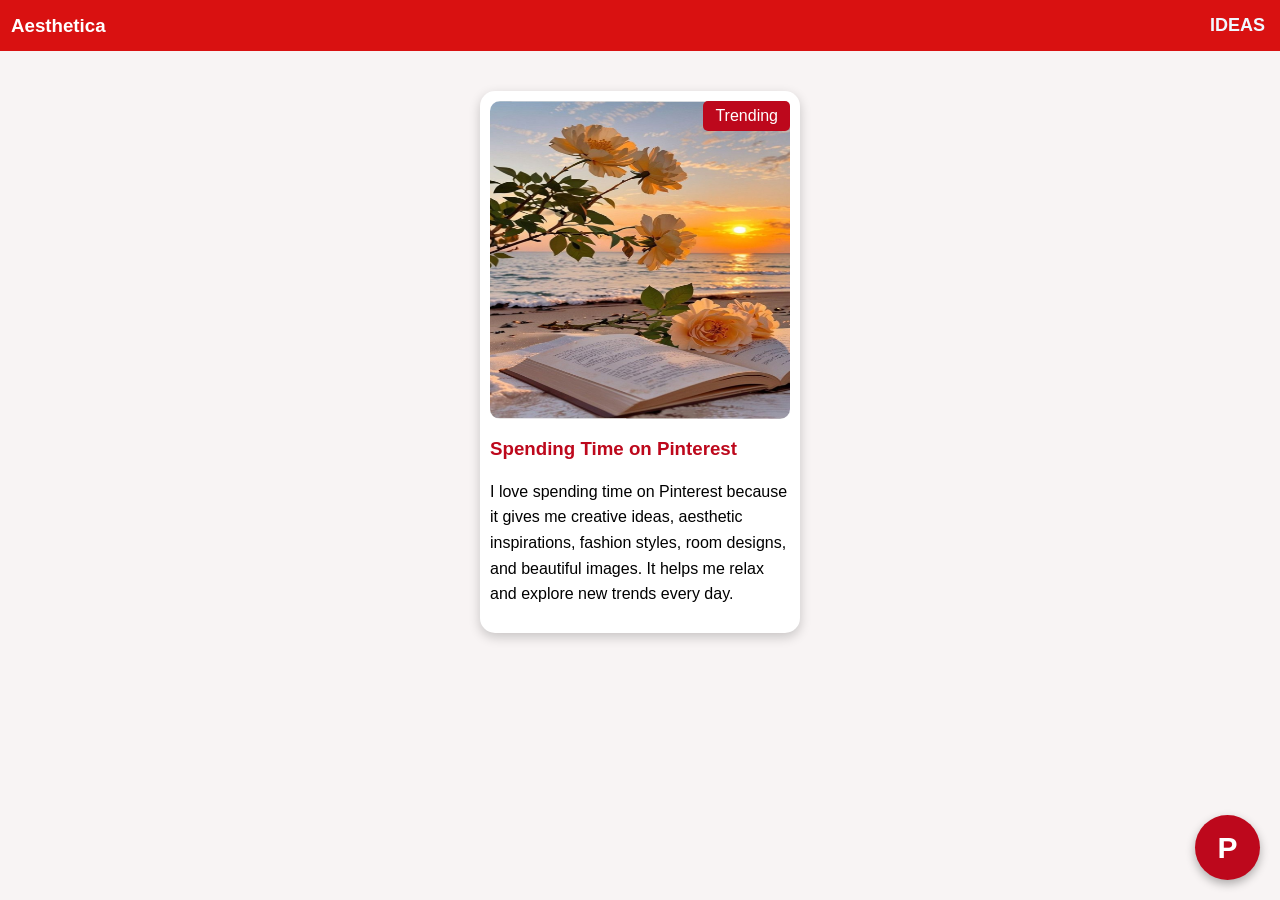
<file: index.html>
<!DOCTYPE html>
<html lang="en">
<head>
  <meta charset="UTF-8">
  <meta name="viewport" content="width=device-width, initial-scale=1.0">
  <title>UI Card</title>
</head>
<style>
body{
  margin: 0px;
  font-family: 'Segoe UI', Tahoma, Geneva, Verdana, sans-serif;
  background-color: #f8f4f4;

}
/* sticky nav */
nav{
  background-color: rgb(217, 17, 17);
  padding: 10px;
  margin: 0px;
  position: sticky;
  top: 0px;
  z-index: 1000;
  display: flex;
  justify-content: space-between;
  align-items: center;
}
nav h3{
  margin: 1px;
    color: white; 
  
}
nav a{
  color: aliceblue;
  margin: 5px;
  text-decoration: none;
  font-size: 18px;
  font-weight: bolder;
}

main{
padding: 40px;

}
.card{

  width: 300px;
  background-color: white;
  border-radius: 15px;
  padding: 10px;
  margin: auto;
  position: relative;
  box-shadow: 0 4px 12px rgba(0,0,0,0.2);

}
.card img{
  width: 100%;
  border-radius: 10px;
  height:318px;

}
.card h3 {
  margin-top: 15px;
  color: #bd081c;
}
.card p{
  line-height: 1.6;
}
 .badge{
      background-color:#bd081c;
      color:white;

      padding:6px 12px;

      border-radius:5px;

      position:absolute;

      top:10px;
      right:10px;
    }

    /* FAB */

    .fab{
      width:65px;
      height:65px;

      background-color:#bd081c;
      color:white;

      border-radius:50%;

      display:flex;
      justify-content:center;
      align-items:center;

      font-size:30px;
      font-weight:bold;
      text-decoration:none;

      position:fixed;

      bottom:20px;
      right:20px;

      box-shadow:0 4px 10px rgba(0,0,0,0.3);
    }

    /* EXTRA SCROLL */

    section{
      height:1000px;
    }

</style>
<body>
  <!-- sticky navbar -->
  <nav>
    <h3>Aesthetica</h3>
    <!-- NAVBAR PINTEREST LINK -->
  
     <a href="https://in.pinterest.com/search/pins/?q=aesthetic%20room" target="_blank">
  IDEAS
</a>
  </nav>
  <main>
<!-- card -->
<div class="card">
  <div class="badge">Trending</div>
  <img src="background.jpg.jpg" alt="">

  <h3>Spending Time on Pinterest</h3>
  <p>
     I love spending time on Pinterest because it gives me creative ideas,
        aesthetic inspirations, fashion styles, room designs, and beautiful images.
        It helps me relax and explore new trends every day.
  </p>
</div>



  </main>
<!-- FAB -->
  
  <a href="https://www.pinterest.com" target="_blank" class="fab">
  P
</a>


</body>

</html>
</file>
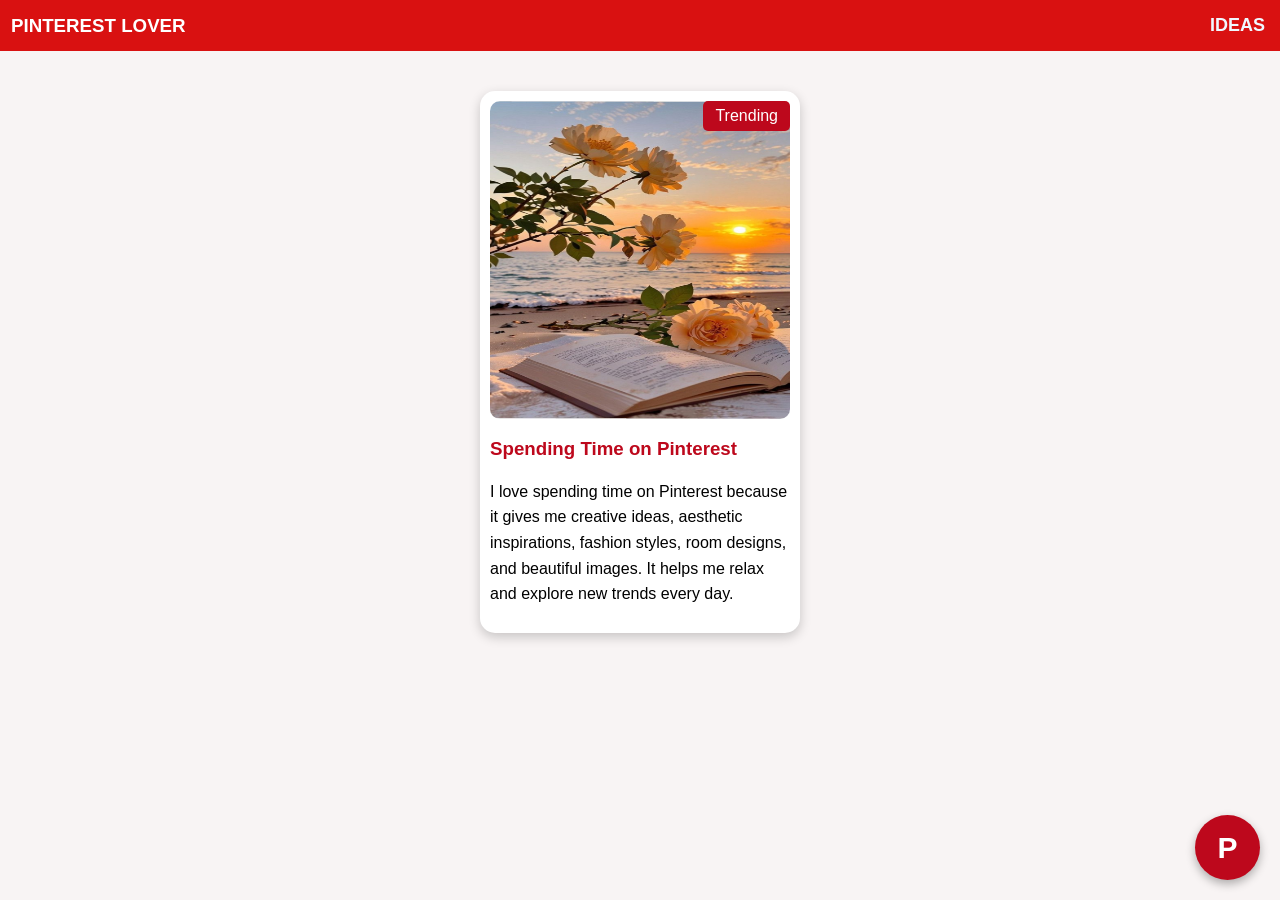
<file: sticky.html>
<!DOCTYPE html>
<html lang="en">
<head>
  <meta charset="UTF-8">
  <meta name="viewport" content="width=device-width, initial-scale=1.0">
  <title>UI Card</title>
</head>
<style>
body{
  margin: 0px;
  font-family: 'Segoe UI', Tahoma, Geneva, Verdana, sans-serif;
  background-color: #f8f4f4;

}
/* sticky nav */
nav{
  background-color: rgb(217, 17, 17);
  padding: 10px;
  margin: 0px;
  position: sticky;
  top: 0px;
  z-index: 1000;
  display: flex;
  justify-content: space-between;
  align-items: center;
}
nav h3{
  margin: 1px;
    color: white; 
  
}
nav a{
  color: aliceblue;
  margin: 5px;
  text-decoration: none;
  font-size: 18px;
  font-weight: bolder;
}

main{
padding: 40px;

}
.card{

  width: 300px;
  background-color: white;
  border-radius: 15px;
  padding: 10px;
  margin: auto;
  position: relative;
  box-shadow: 0 4px 12px rgba(0,0,0,0.2);

}
.card img{
  width: 100%;
  border-radius: 10px;
  height:318px;

}
.card h3 {
  margin-top: 15px;
  color: #bd081c;
}
.card p{
  line-height: 1.6;
}
 .badge{
      background-color:#bd081c;
      color:white;

      padding:6px 12px;

      border-radius:5px;

      position:absolute;

      top:10px;
      right:10px;
    }

    /* FAB */

    .fab{
      width:65px;
      height:65px;

      background-color:#bd081c;
      color:white;

      border-radius:50%;

      display:flex;
      justify-content:center;
      align-items:center;

      font-size:30px;
      font-weight:bold;
      text-decoration:none;

      position:fixed;

      bottom:20px;
      right:20px;

      box-shadow:0 4px 10px rgba(0,0,0,0.3);
    }

    /* EXTRA SCROLL */

    section{
      height:1000px;
    }

</style>
<body>
  <!-- sticky navbar -->
  <nav>
    <h3>PINTEREST LOVER</h3>
    <!-- NAVBAR PINTEREST LINK -->
  
     <a href="https://in.pinterest.com/search/pins/?q=aesthetic%20room" target="_blank">
  IDEAS
</a>
  </nav>
  <main>
<!-- card -->
<div class="card">
  <div class="badge">Trending</div>
  <img src="background.jpg.jpg" alt="">

  <h3>Spending Time on Pinterest</h3>
  <p>
     I love spending time on Pinterest because it gives me creative ideas,
        aesthetic inspirations, fashion styles, room designs, and beautiful images.
        It helps me relax and explore new trends every day.
  </p>
</div>



  </main>
<!-- FAB -->
  
  <a href="https://www.pinterest.com" target="_blank" class="fab">
  P
</a>


</body>

</html>
</file>
